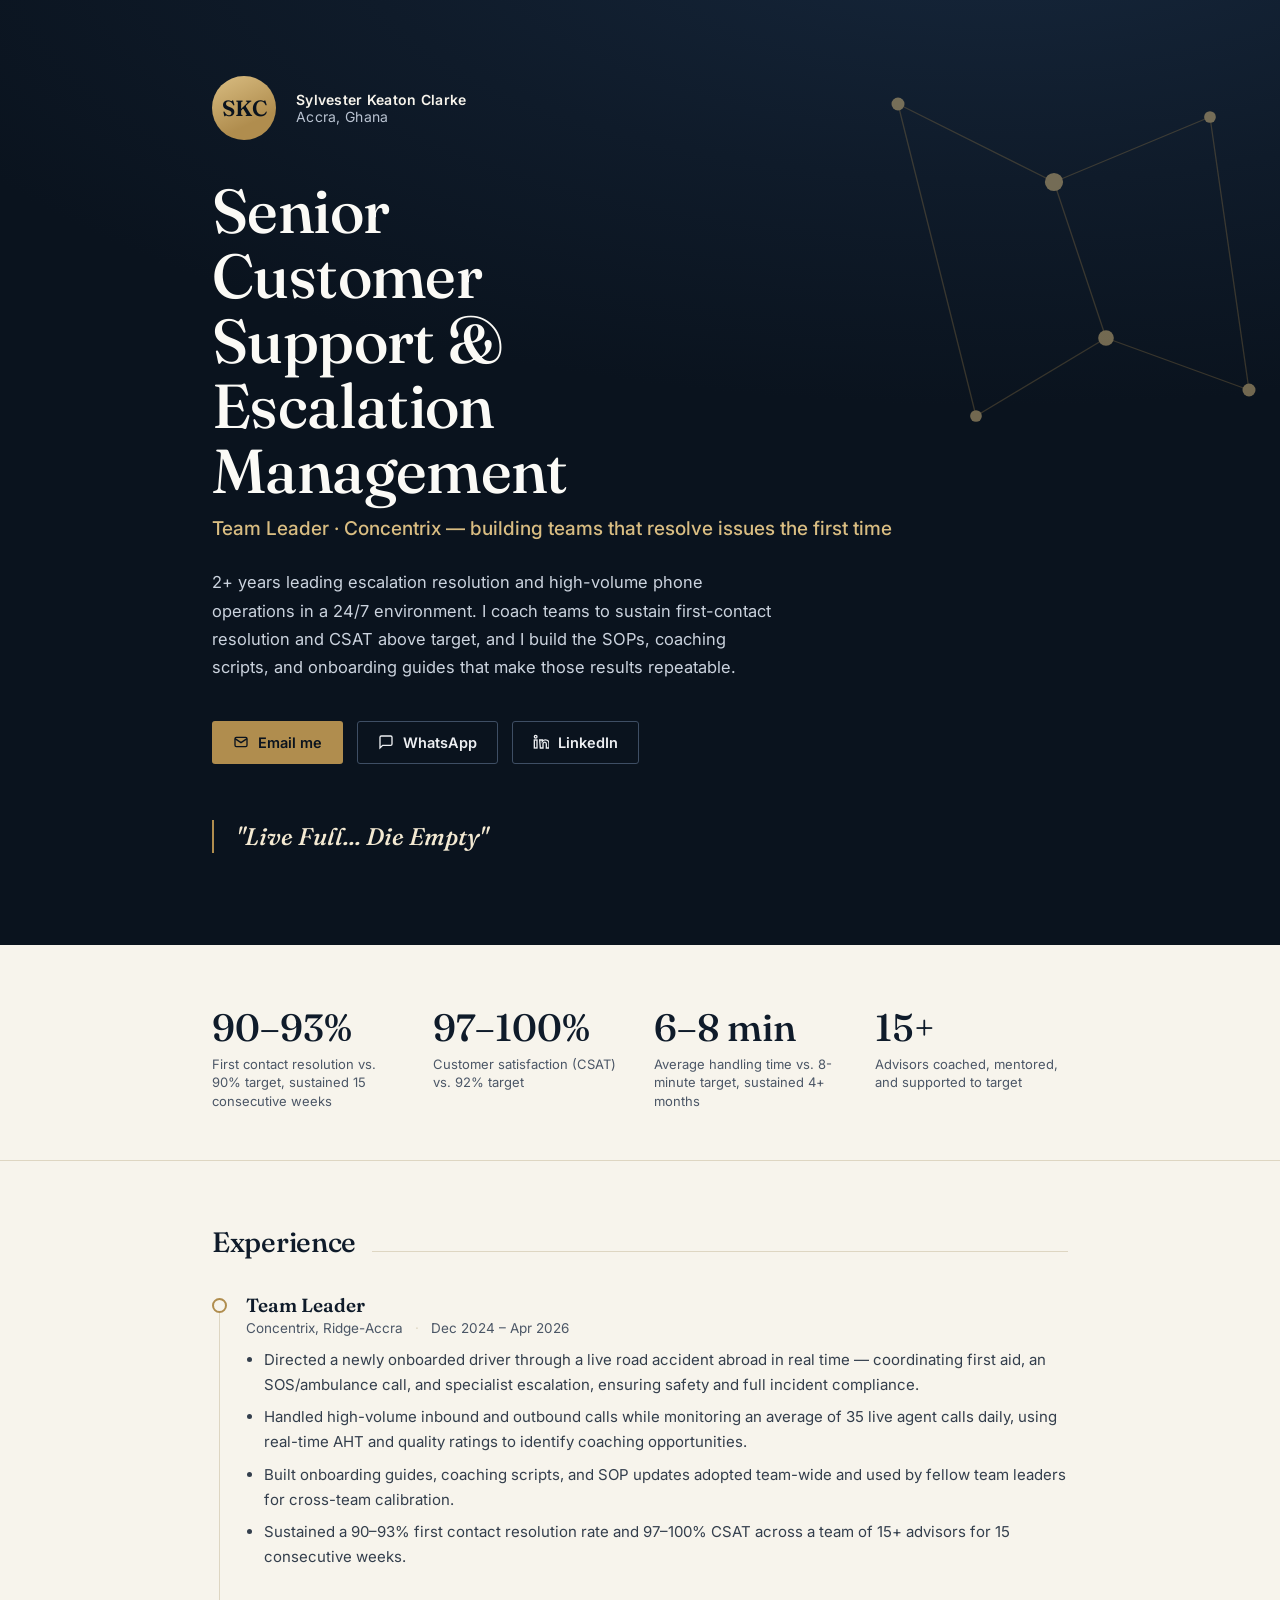
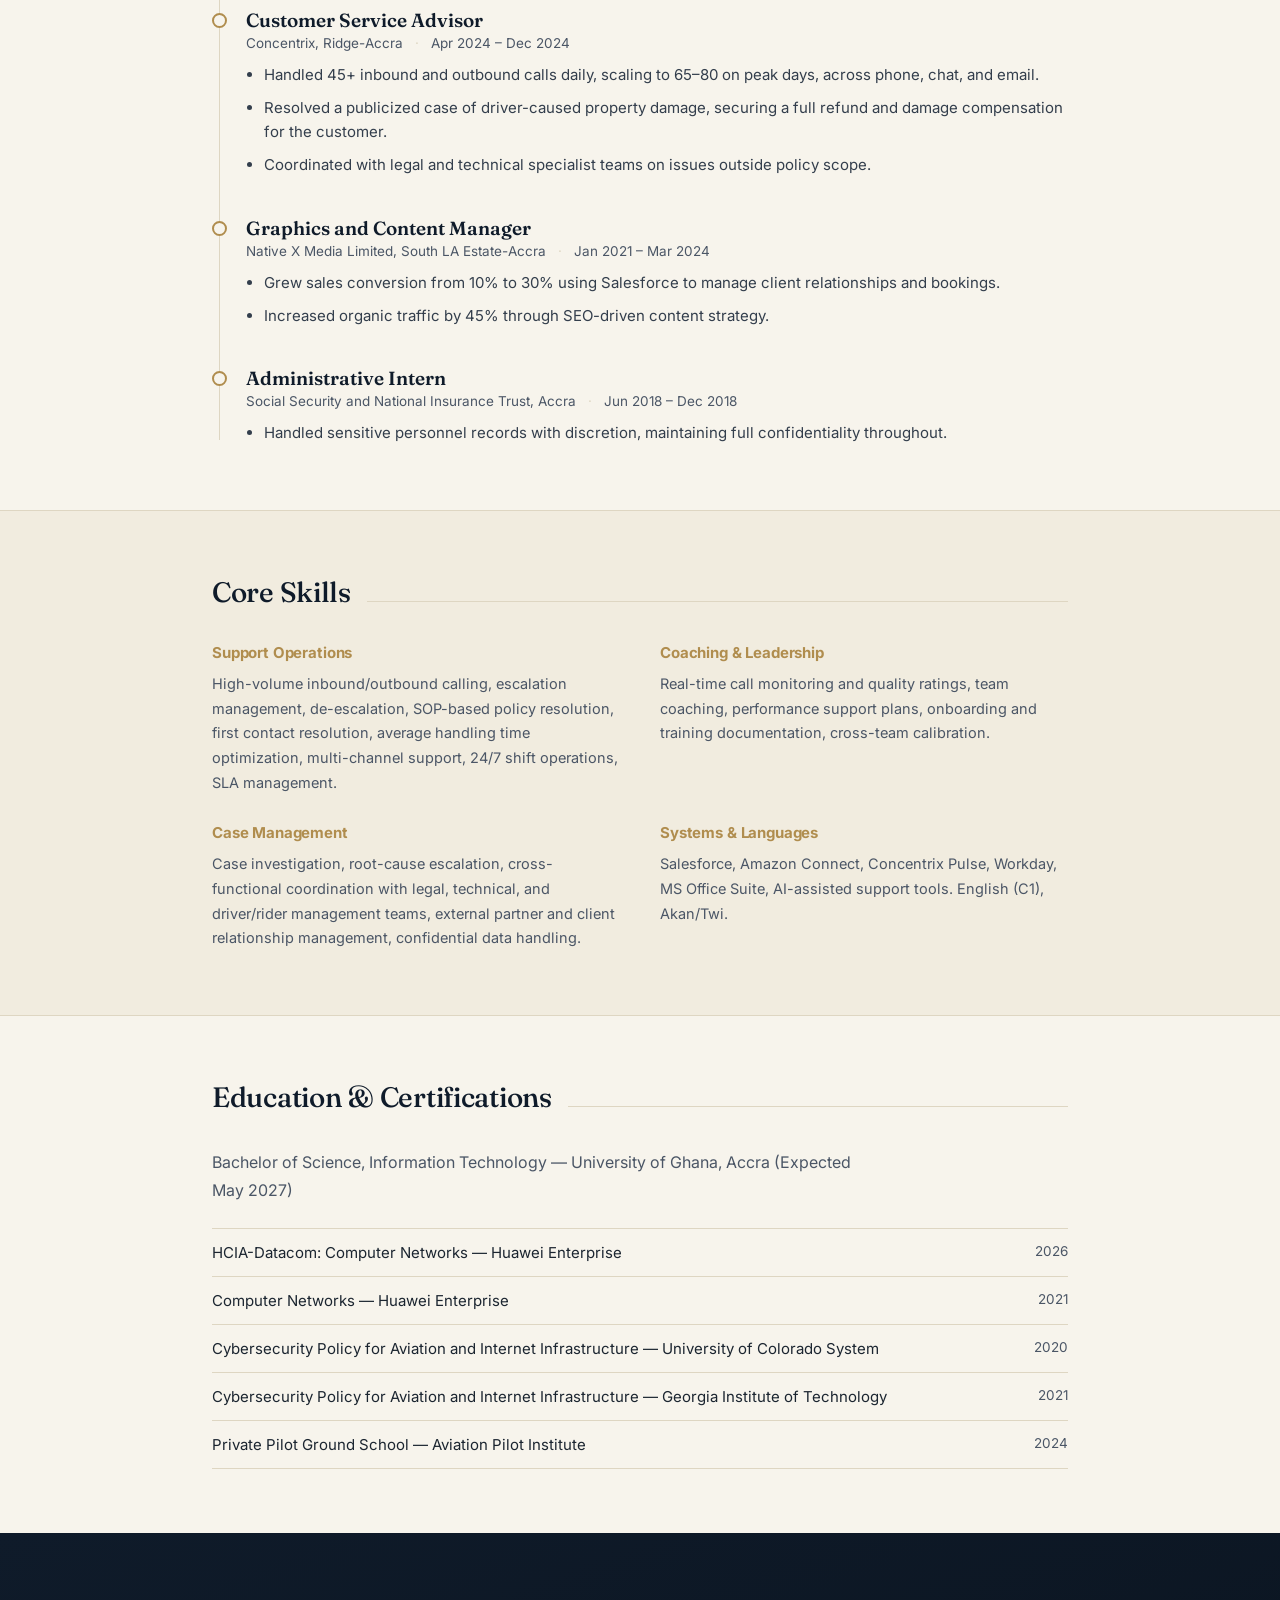
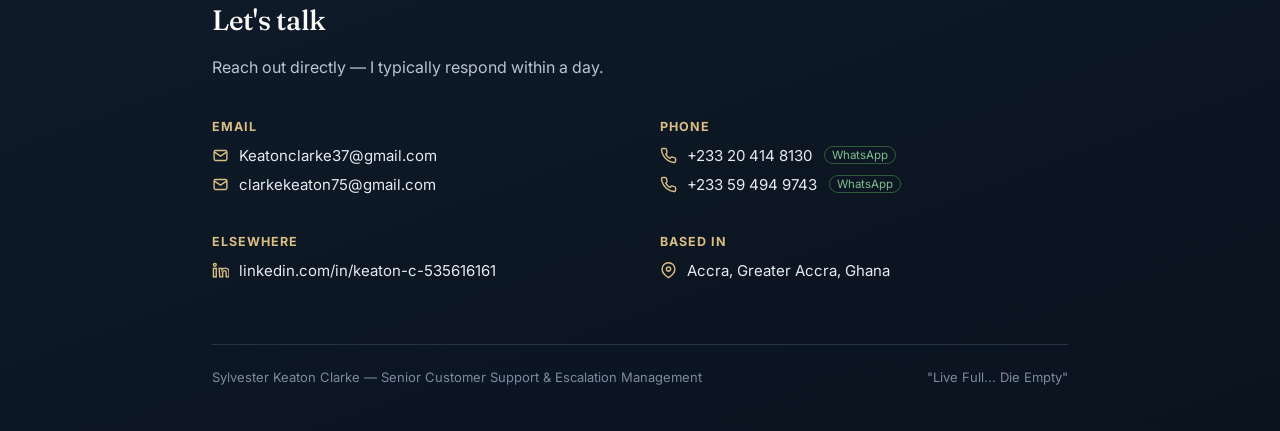
<file: index.keat.html>
<!DOCTYPE html>
<html lang="en">
<head>
<meta charset="UTF-8" />
<meta name="viewport" content="width=device-width, initial-scale=1.0" />
<title>Sylvester Keaton Clarke — Senior Customer Support &amp; Escalation Management</title>
<meta name="description" content="Sylvester Keaton Clarke — Senior Customer Support & Escalation Management professional. Portfolio and contact details." />
<link rel="preconnect" href="https://fonts.googleapis.com">
<link rel="preconnect" href="https://fonts.gstatic.com" crossorigin>
<link href="https://fonts.googleapis.com/css2?family=Fraunces:ital,opsz,wght@0,9..144,400;0,9..144,500;0,9..144,600;1,9..144,500&family=Inter:wght@400;500;600;700&display=swap" rel="stylesheet">
<style>
  :root{
    --navy:#0F1B2A;
    --navy-deep:#0A131E;
    --parchment:#F7F4EC;
    --parchment-2:#F1ECDF;
    --slate:#22344A;
    --brass:#B08D4E;
    --brass-light:#D9BD82;
    --ink:#1B2530;
    --ink-soft:#4B5666;
    --line:#DED6C2;
  }
  *{box-sizing:border-box;}
  html{scroll-behavior:smooth;}
  body{
    margin:0;
    background:var(--parchment);
    color:var(--ink);
    font-family:'Inter',sans-serif;
    -webkit-font-smoothing:antialiased;
  }
  h1,h2,h3,.serif{
    font-family:'Fraunces',serif;
    font-weight:500;
    letter-spacing:-0.01em;
  }
  a{color:inherit;}
  .wrap{
    max-width:920px;
    margin:0 auto;
    padding:0 32px;
  }
  @media (max-width:640px){ .wrap{padding:0 22px;} }

  /* ---------- HERO ---------- */
  .hero{
    background:radial-gradient(1200px 500px at 78% -10%, #16273C 0%, var(--navy) 55%, var(--navy-deep) 100%);
    color:var(--parchment);
    position:relative;
    overflow:hidden;
    padding:76px 0 92px;
  }
  .hero-network{
    position:absolute;
    top:0; right:-60px;
    width:520px; height:520px;
    opacity:0.5;
    pointer-events:none;
  }
  @media (max-width:640px){ .hero-network{ width:340px; height:340px; right:-90px; opacity:0.35;} }
  .hero-inner{ position:relative; z-index:2; }
  .badge-row{
    display:flex; align-items:center; gap:20px;
    margin-bottom:38px;
  }
  .monogram{
    width:64px;height:64px;border-radius:50%;
    background:linear-gradient(155deg, var(--brass-light), var(--brass) 70%);
    display:flex;align-items:center;justify-content:center;
    font-family:'Fraunces',serif; font-weight:600; font-size:22px; color:var(--navy-deep);
    flex:none;
  }
  .badge-text{ font-size:14px; color:#B9C3D1; letter-spacing:0.02em; }
  .badge-text strong{ color:var(--parchment); font-weight:600; }

  .hero h1{
    font-size:clamp(40px, 6vw, 62px);
    line-height:1.05;
    margin:0 0 14px;
    color:#FBFAF6;
    max-width:11ch;
  }
  .hero .role{
    font-size:19px;
    color:var(--brass-light);
    font-weight:500;
    margin:0 0 28px;
  }
  .hero .summary{
    max-width:56ch;
    font-size:16.5px;
    line-height:1.7;
    color:#CBD3DE;
    margin:0 0 40px;
  }
  .cta-row{ display:flex; flex-wrap:wrap; gap:14px; margin-bottom:56px; }
  .btn{
    display:inline-flex; align-items:center; gap:9px;
    padding:12px 20px;
    border-radius:3px;
    font-size:14.5px; font-weight:600;
    text-decoration:none;
    transition:transform .15s ease, background .15s ease;
    border:1px solid transparent;
  }
  .btn:hover{ transform:translateY(-1px); }
  .btn-primary{ background:var(--brass); color:var(--navy-deep); }
  .btn-primary:hover{ background:var(--brass-light); }
  .btn-ghost{ border-color:#3E4E64; color:#EDEFF2; }
  .btn-ghost:hover{ border-color:var(--brass-light); color:var(--brass-light); }
  .btn svg{ width:16px; height:16px; }

  .quote-block{
    border-left:2px solid var(--brass);
    padding-left:22px;
    max-width:44ch;
  }
  .quote-block p{
    font-family:'Fraunces',serif;
    font-style:italic;
    font-weight:500;
    font-size:24px;
    line-height:1.4;
    color:#F3E9D2;
    margin:0;
  }

  /* ---------- METRICS ---------- */
  .metrics{
    background:var(--parchment);
    padding:64px 0 50px;
    border-bottom:1px solid var(--line);
  }
  .metrics-grid{
    display:grid;
    grid-template-columns:repeat(4,1fr);
    gap:28px;
  }
  @media (max-width:720px){ .metrics-grid{ grid-template-columns:repeat(2,1fr); } }
  .metric .num{
    font-family:'Fraunces',serif;
    font-weight:500;
    font-size:38px;
    color:var(--navy);
    line-height:1;
  }
  .metric .label{
    margin-top:8px;
    font-size:13px;
    color:var(--ink-soft);
    line-height:1.4;
  }

  /* ---------- SECTION GENERIC ---------- */
  section.block{ padding:64px 0; }
  .section-head{
    display:flex; align-items:baseline; gap:16px;
    margin-bottom:34px;
  }
  .section-head h2{
    font-size:28px; margin:0; color:var(--navy);
  }
  .section-head .rule{
    flex:1; height:1px; background:var(--line);
  }
  .lede{
    font-size:16px; line-height:1.75; color:var(--ink-soft);
    max-width:64ch;
  }

  /* ---------- TIMELINE ---------- */
  .timeline{ position:relative; margin-top:10px; }
  .timeline::before{
    content:"";
    position:absolute; left:7px; top:6px; bottom:6px;
    width:1px; background:var(--line);
  }
  .tl-item{ position:relative; padding-left:34px; margin-bottom:38px; }
  .tl-item:last-child{ margin-bottom:0; }
  .tl-dot{
    position:absolute; left:0; top:5px;
    width:15px; height:15px; border-radius:50%;
    background:var(--parchment);
    border:2px solid var(--brass);
  }
  .tl-role{ font-size:19px; font-weight:600; color:var(--navy); font-family:'Fraunces',serif; }
  .tl-meta{
    font-size:13.5px; color:var(--ink-soft); margin:3px 0 12px;
  }
  .tl-meta .sep{ margin:0 8px; color:var(--line); }
  .tl-item ul{ margin:0; padding-left:18px; }
  .tl-item li{
    font-size:15px; line-height:1.65; color:#333E4C; margin-bottom:8px;
  }
  .tl-item li:last-child{ margin-bottom:0; }

  /* ---------- SKILLS ---------- */
  .skills-grid{
    display:grid;
    grid-template-columns:repeat(2,1fr);
    gap:28px 40px;
  }
  @media (max-width:640px){ .skills-grid{ grid-template-columns:1fr; } }
  .skill-cat h3{
    font-size:15px; color:var(--brass);
    margin:0 0 10px;
    font-family:'Inter',sans-serif; font-weight:700;
  }
  .skill-cat p{
    margin:0; font-size:14.5px; line-height:1.7; color:var(--ink-soft);
  }

  /* ---------- CERTS ---------- */
  .cert-list{ list-style:none; margin:0; padding:0; }
  .cert-list li{
    display:flex; justify-content:space-between; gap:20px;
    padding:14px 0;
    border-bottom:1px solid var(--line);
    font-size:15px;
  }
  .cert-list li:first-child{ border-top:1px solid var(--line); }
  .cert-list .cert-year{ color:var(--ink-soft); white-space:nowrap; font-size:13.5px; }

  /* ---------- CONTACT / FOOTER ---------- */
  .contact{
    background:linear-gradient(160deg, var(--navy) 0%, var(--navy-deep) 100%);
    color:var(--parchment);
    padding:70px 0 46px;
  }
  .contact h2{ color:#FBFAF6; font-size:28px; margin:0 0 10px; }
  .contact .lede{ color:#B9C3D1; margin-bottom:38px; }
  .contact-grid{
    display:grid;
    grid-template-columns:1fr 1fr;
    gap:30px 40px;
  }
  @media (max-width:640px){ .contact-grid{ grid-template-columns:1fr; } }
  .contact-card h3{
    font-size:12.5px; text-transform:uppercase; letter-spacing:0.08em;
    color:var(--brass-light); margin:0 0 12px; font-family:'Inter'; font-weight:700;
  }
  .contact-line{
    display:flex; align-items:center; gap:10px;
    font-size:15px; margin-bottom:10px; color:#E7EAEF;
    text-decoration:none;
  }
  .contact-line svg{ width:17px; height:17px; flex:none; color:var(--brass-light); }
  .contact-line span.wa{
    font-size:11.5px; color:#7FBF8E; border:1px solid #2E5C3A; padding:1px 7px; border-radius:20px; margin-left:2px;
  }
  .contact-line:hover{ color:var(--brass-light); }
  .footer-note{
    margin-top:54px; padding-top:24px; border-top:1px solid #24354A;
    font-size:13px; color:#7C8AA0; display:flex; justify-content:space-between; flex-wrap:wrap; gap:10px;
  }
</style>
</head>
<body>

<header class="hero">
  <svg class="hero-network" viewBox="0 0 400 400" xmlns="http://www.w3.org/2000/svg">
    <g stroke="#B08D4E" stroke-width="1" opacity="0.55">
      <line x1="60" y1="80" x2="180" y2="140"/>
      <line x1="180" y1="140" x2="300" y2="90"/>
      <line x1="180" y1="140" x2="220" y2="260"/>
      <line x1="220" y1="260" x2="120" y2="320"/>
      <line x1="220" y1="260" x2="330" y2="300"/>
      <line x1="60" y1="80" x2="120" y2="320"/>
      <line x1="300" y1="90" x2="330" y2="300"/>
    </g>
    <g fill="#D9BD82">
      <circle cx="60" cy="80" r="5"/>
      <circle cx="180" cy="140" r="7"/>
      <circle cx="300" cy="90" r="4.5"/>
      <circle cx="220" cy="260" r="6"/>
      <circle cx="120" cy="320" r="4.5"/>
      <circle cx="330" cy="300" r="5"/>
    </g>
  </svg>

  <div class="wrap hero-inner">
    <div class="badge-row">
      <div class="monogram">SKC</div>
      <div class="badge-text"><strong>Sylvester Keaton Clarke</strong><br>Accra, Ghana</div>
    </div>

    <h1>Senior Customer Support &amp; Escalation Management</h1>
    <p class="role">Team Leader · Concentrix — building teams that resolve issues the first time</p>
    <p class="summary">
      2+ years leading escalation resolution and high-volume phone operations in a 24/7 environment.
      I coach teams to sustain first-contact resolution and CSAT above target, and I build the SOPs,
      coaching scripts, and onboarding guides that make those results repeatable.
    </p>

    <div class="cta-row">
      <a class="btn btn-primary" href="mailto:Keatonclarke37@gmail.com">
        <svg viewBox="0 0 24 24" fill="none" stroke="currentColor" stroke-width="2"><rect x="3" y="5" width="18" height="14" rx="2"/><path d="M3 7l9 6 9-6"/></svg>
        Email me
      </a>
      <a class="btn btn-ghost" href="https://wa.me/233204148130" target="_blank" rel="noopener">
        <svg viewBox="0 0 24 24" fill="none" stroke="currentColor" stroke-width="2"><path d="M21 15a2 2 0 0 1-2 2H7l-4 4V5a2 2 0 0 1 2-2h14a2 2 0 0 1 2 2z"/></svg>
        WhatsApp
      </a>
      <a class="btn btn-ghost" href="https://www.linkedin.com/in/keaton-c-535616161" target="_blank" rel="noopener">
        <svg viewBox="0 0 24 24" fill="none" stroke="currentColor" stroke-width="2"><rect x="2" y="9" width="4" height="12"/><circle cx="4" cy="4" r="2"/><path d="M10 9h4v2c1-1.5 2.5-2.3 4.5-2.3 3.3 0 5.5 2 5.5 5.7V21h-4v-6c0-1.7-.7-2.8-2.3-2.8-1.4 0-2.2 1-2.5 1.9-.1.3-.2.8-.2 1.3V21h-4z"/></svg>
        LinkedIn
      </a>
    </div>

    <div class="quote-block">
      <p>"Live Full... Die Empty"</p>
    </div>
  </div>
</header>

<section class="metrics">
  <div class="wrap">
    <div class="metrics-grid">
      <div class="metric"><div class="num">90–93%</div><div class="label">First contact resolution vs. 90% target, sustained 15 consecutive weeks</div></div>
      <div class="metric"><div class="num">97–100%</div><div class="label">Customer satisfaction (CSAT) vs. 92% target</div></div>
      <div class="metric"><div class="num">6–8 min</div><div class="label">Average handling time vs. 8-minute target, sustained 4+ months</div></div>
      <div class="metric"><div class="num">15+</div><div class="label">Advisors coached, mentored, and supported to target</div></div>
    </div>
  </div>
</section>

<section class="block" id="experience">
  <div class="wrap">
    <div class="section-head"><h2>Experience</h2><div class="rule"></div></div>

    <div class="timeline">
      <div class="tl-item">
        <div class="tl-dot"></div>
        <div class="tl-role">Team Leader</div>
        <div class="tl-meta">Concentrix, Ridge-Accra <span class="sep">·</span> Dec 2024 – Apr 2026</div>
        <ul>
          <li>Directed a newly onboarded driver through a live road accident abroad in real time — coordinating first aid, an SOS/ambulance call, and specialist escalation, ensuring safety and full incident compliance.</li>
          <li>Handled high-volume inbound and outbound calls while monitoring an average of 35 live agent calls daily, using real-time AHT and quality ratings to identify coaching opportunities.</li>
          <li>Built onboarding guides, coaching scripts, and SOP updates adopted team-wide and used by fellow team leaders for cross-team calibration.</li>
          <li>Sustained a 90–93% first contact resolution rate and 97–100% CSAT across a team of 15+ advisors for 15 consecutive weeks.</li>
        </ul>
      </div>

      <div class="tl-item">
        <div class="tl-dot"></div>
        <div class="tl-role">Customer Service Advisor</div>
        <div class="tl-meta">Concentrix, Ridge-Accra <span class="sep">·</span> Apr 2024 – Dec 2024</div>
        <ul>
          <li>Handled 45+ inbound and outbound calls daily, scaling to 65–80 on peak days, across phone, chat, and email.</li>
          <li>Resolved a publicized case of driver-caused property damage, securing a full refund and damage compensation for the customer.</li>
          <li>Coordinated with legal and technical specialist teams on issues outside policy scope.</li>
        </ul>
      </div>

      <div class="tl-item">
        <div class="tl-dot"></div>
        <div class="tl-role">Graphics and Content Manager</div>
        <div class="tl-meta">Native X Media Limited, South LA Estate-Accra <span class="sep">·</span> Jan 2021 – Mar 2024</div>
        <ul>
          <li>Grew sales conversion from 10% to 30% using Salesforce to manage client relationships and bookings.</li>
          <li>Increased organic traffic by 45% through SEO-driven content strategy.</li>
        </ul>
      </div>

      <div class="tl-item">
        <div class="tl-dot"></div>
        <div class="tl-role">Administrative Intern</div>
        <div class="tl-meta">Social Security and National Insurance Trust, Accra <span class="sep">·</span> Jun 2018 – Dec 2018</div>
        <ul>
          <li>Handled sensitive personnel records with discretion, maintaining full confidentiality throughout.</li>
        </ul>
      </div>
    </div>
  </div>
</section>

<section class="block" style="background:var(--parchment-2); border-top:1px solid var(--line); border-bottom:1px solid var(--line);" id="skills">
  <div class="wrap">
    <div class="section-head"><h2>Core Skills</h2><div class="rule"></div></div>
    <div class="skills-grid">
      <div class="skill-cat">
        <h3>Support Operations</h3>
        <p>High-volume inbound/outbound calling, escalation management, de-escalation, SOP-based policy resolution, first contact resolution, average handling time optimization, multi-channel support, 24/7 shift operations, SLA management.</p>
      </div>
      <div class="skill-cat">
        <h3>Coaching &amp; Leadership</h3>
        <p>Real-time call monitoring and quality ratings, team coaching, performance support plans, onboarding and training documentation, cross-team calibration.</p>
      </div>
      <div class="skill-cat">
        <h3>Case Management</h3>
        <p>Case investigation, root-cause escalation, cross-functional coordination with legal, technical, and driver/rider management teams, external partner and client relationship management, confidential data handling.</p>
      </div>
      <div class="skill-cat">
        <h3>Systems &amp; Languages</h3>
        <p>Salesforce, Amazon Connect, Concentrix Pulse, Workday, MS Office Suite, AI-assisted support tools. English (C1), Akan/Twi.</p>
      </div>
    </div>
  </div>
</section>

<section class="block" id="education">
  <div class="wrap">
    <div class="section-head"><h2>Education &amp; Certifications</h2><div class="rule"></div></div>
    <p class="lede" style="margin-bottom:24px;">Bachelor of Science, Information Technology — University of Ghana, Accra (Expected May 2027)</p>
    <ul class="cert-list">
      <li><span>HCIA-Datacom: Computer Networks — Huawei Enterprise</span><span class="cert-year">2026</span></li>
      <li><span>Computer Networks — Huawei Enterprise</span><span class="cert-year">2021</span></li>
      <li><span>Cybersecurity Policy for Aviation and Internet Infrastructure — University of Colorado System</span><span class="cert-year">2020</span></li>
      <li><span>Cybersecurity Policy for Aviation and Internet Infrastructure — Georgia Institute of Technology</span><span class="cert-year">2021</span></li>
      <li><span>Private Pilot Ground School — Aviation Pilot Institute</span><span class="cert-year">2024</span></li>
    </ul>
  </div>
</section>

<footer class="contact" id="contact">
  <div class="wrap">
    <h2>Let's talk</h2>
    <p class="lede">Reach out directly — I typically respond within a day.</p>

    <div class="contact-grid">
      <div class="contact-card">
        <h3>Email</h3>
        <a class="contact-line" href="mailto:Keatonclarke37@gmail.com">
          <svg viewBox="0 0 24 24" fill="none" stroke="currentColor" stroke-width="2"><rect x="3" y="5" width="18" height="14" rx="2"/><path d="M3 7l9 6 9-6"/></svg>
          Keatonclarke37@gmail.com
        </a>
        <a class="contact-line" href="mailto:clarkekeaton75@gmail.com">
          <svg viewBox="0 0 24 24" fill="none" stroke="currentColor" stroke-width="2"><rect x="3" y="5" width="18" height="14" rx="2"/><path d="M3 7l9 6 9-6"/></svg>
          clarkekeaton75@gmail.com
        </a>
      </div>
      <div class="contact-card">
        <h3>Phone</h3>
        <a class="contact-line" href="tel:+233204148130">
          <svg viewBox="0 0 24 24" fill="none" stroke="currentColor" stroke-width="2"><path d="M22 16.9v3a2 2 0 0 1-2.2 2 19.8 19.8 0 0 1-8.6-3.1 19.5 19.5 0 0 1-6-6 19.8 19.8 0 0 1-3.1-8.7A2 2 0 0 1 4.1 2h3a2 2 0 0 1 2 1.7c.1 1 .3 2 .7 3a2 2 0 0 1-.4 2.1L8 10.1a16 16 0 0 0 6 6l1.3-1.4a2 2 0 0 1 2.1-.4c1 .4 2 .6 3 .7a2 2 0 0 1 1.7 2z"/></svg>
          +233 20 414 8130 <span class="wa">WhatsApp</span>
        </a>
        <a class="contact-line" href="tel:+233594949743">
          <svg viewBox="0 0 24 24" fill="none" stroke="currentColor" stroke-width="2"><path d="M22 16.9v3a2 2 0 0 1-2.2 2 19.8 19.8 0 0 1-8.6-3.1 19.5 19.5 0 0 1-6-6 19.8 19.8 0 0 1-3.1-8.7A2 2 0 0 1 4.1 2h3a2 2 0 0 1 2 1.7c.1 1 .3 2 .7 3a2 2 0 0 1-.4 2.1L8 10.1a16 16 0 0 0 6 6l1.3-1.4a2 2 0 0 1 2.1-.4c1 .4 2 .6 3 .7a2 2 0 0 1 1.7 2z"/></svg>
          +233 59 494 9743 <span class="wa">WhatsApp</span>
        </a>
      </div>
      <div class="contact-card">
        <h3>Elsewhere</h3>
        <a class="contact-line" href="https://www.linkedin.com/in/keaton-c-535616161" target="_blank" rel="noopener">
          <svg viewBox="0 0 24 24" fill="none" stroke="currentColor" stroke-width="2"><rect x="2" y="9" width="4" height="12"/><circle cx="4" cy="4" r="2"/><path d="M10 9h4v2c1-1.5 2.5-2.3 4.5-2.3 3.3 0 5.5 2 5.5 5.7V21h-4v-6c0-1.7-.7-2.8-2.3-2.8-1.4 0-2.2 1-2.5 1.9-.1.3-.2.8-.2 1.3V21h-4z"/></svg>
          linkedin.com/in/keaton-c-535616161
        </a>
      </div>
      <div class="contact-card">
        <h3>Based in</h3>
        <div class="contact-line">
          <svg viewBox="0 0 24 24" fill="none" stroke="currentColor" stroke-width="2"><path d="M21 10c0 7-9 12-9 12s-9-5-9-12a9 9 0 0 1 18 0z"/><circle cx="12" cy="10" r="3"/></svg>
          Accra, Greater Accra, Ghana
        </div>
      </div>
    </div>

    <div class="footer-note">
      <span>Sylvester Keaton Clarke — Senior Customer Support &amp; Escalation Management</span>
      <span>"Live Full... Die Empty"</span>
    </div>
  </div>
</footer>

</body>
</html>
</file>
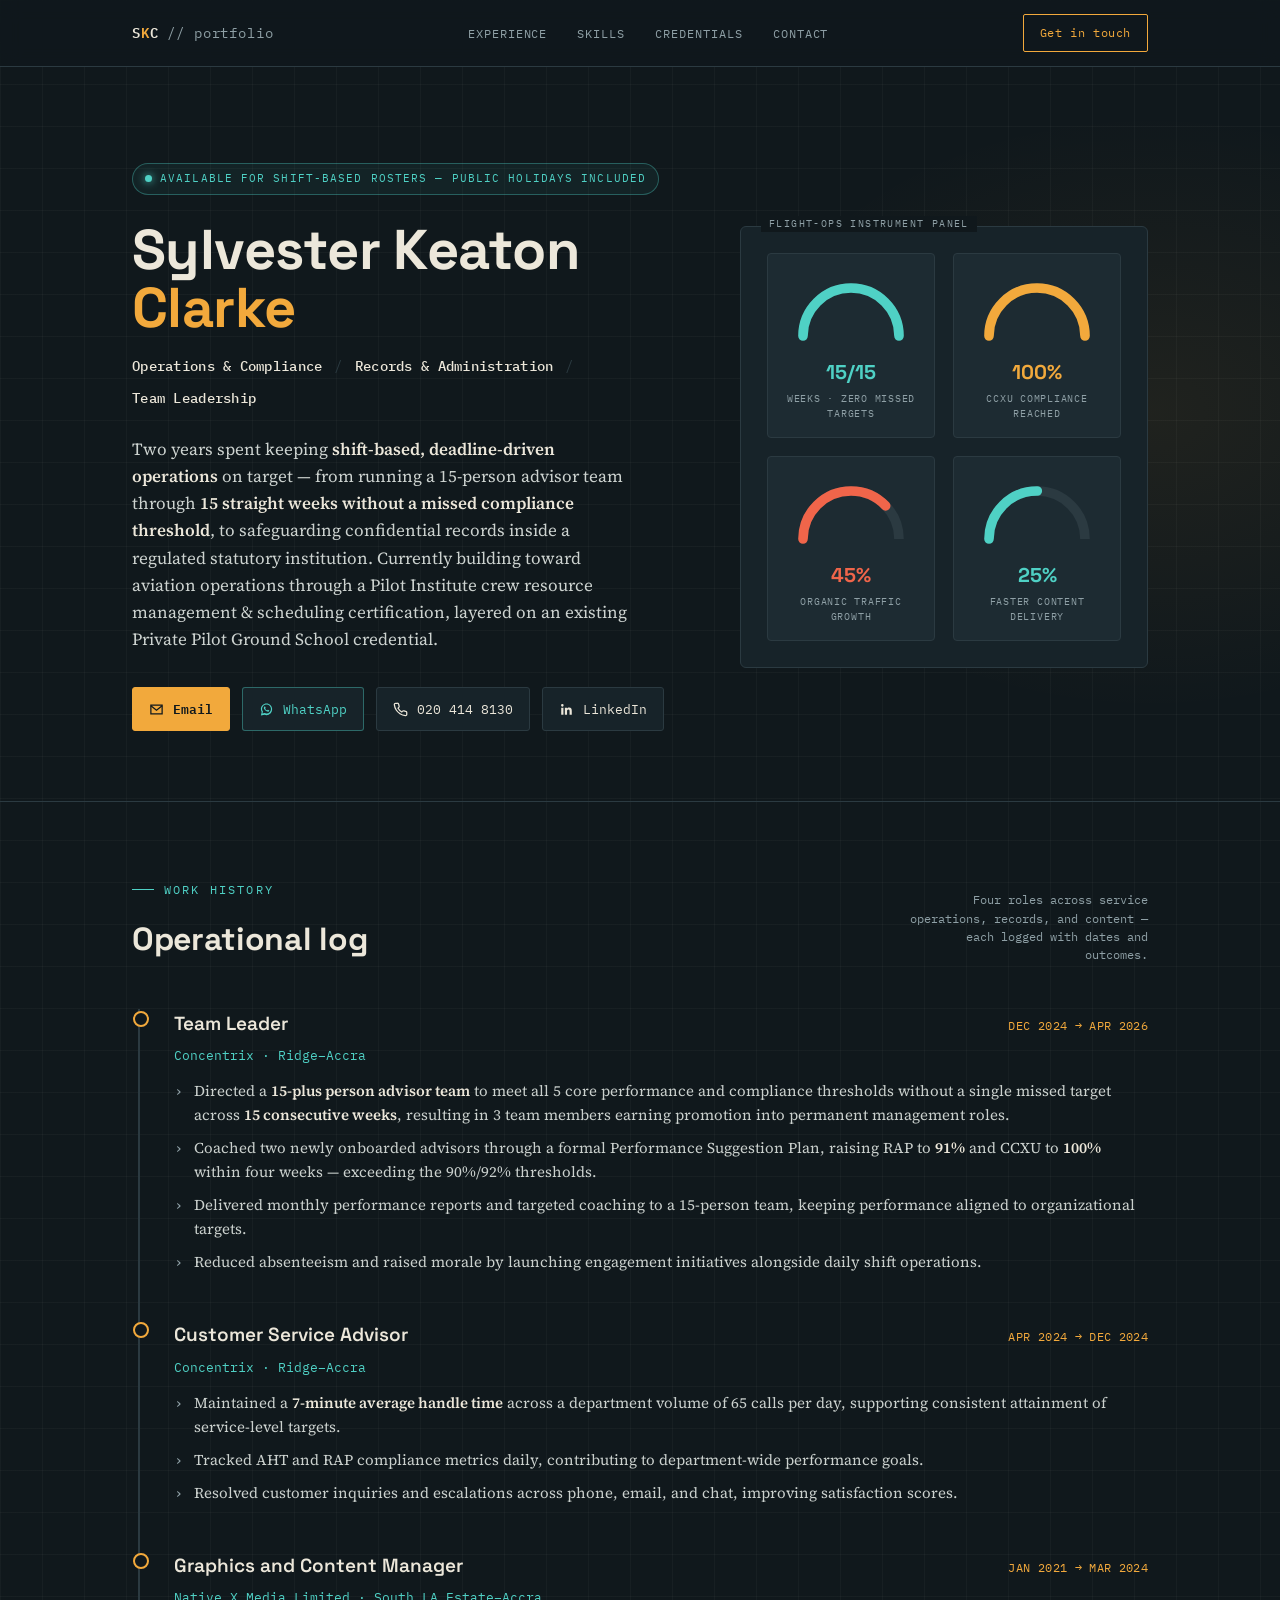
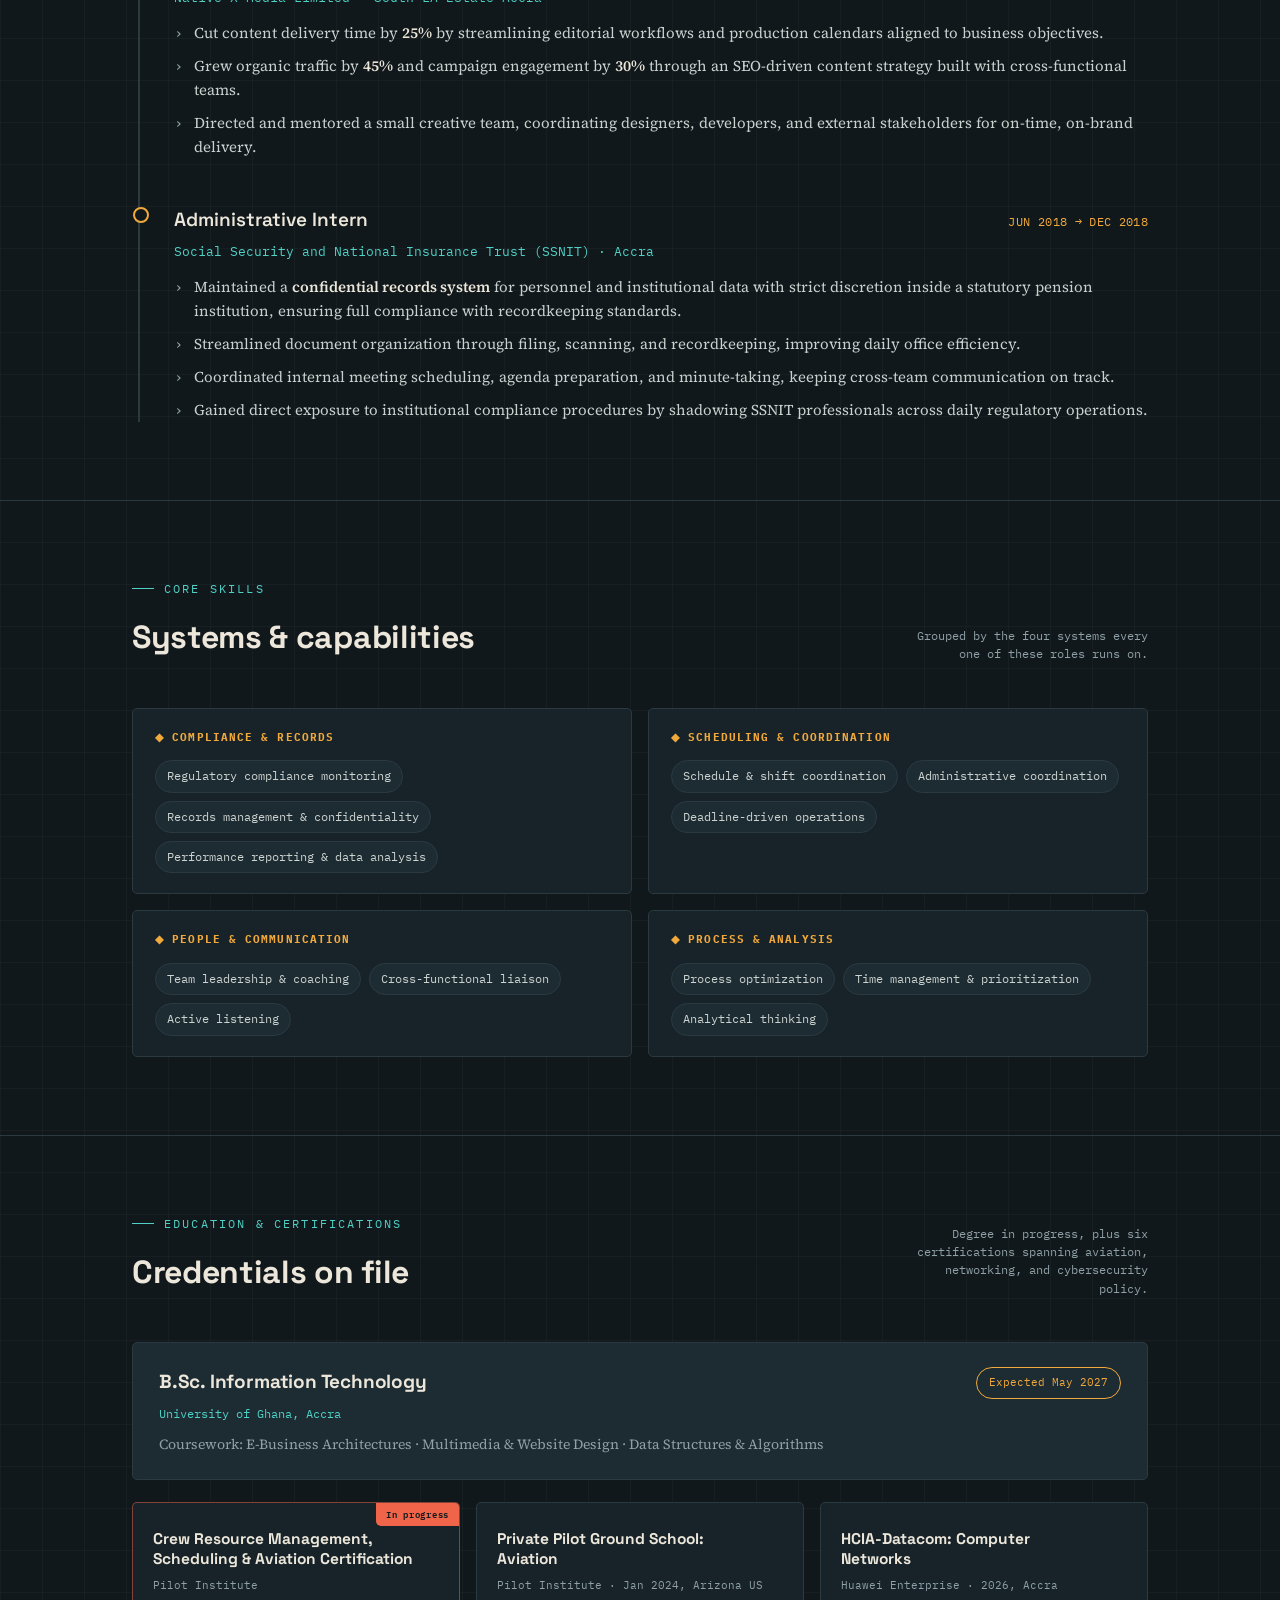
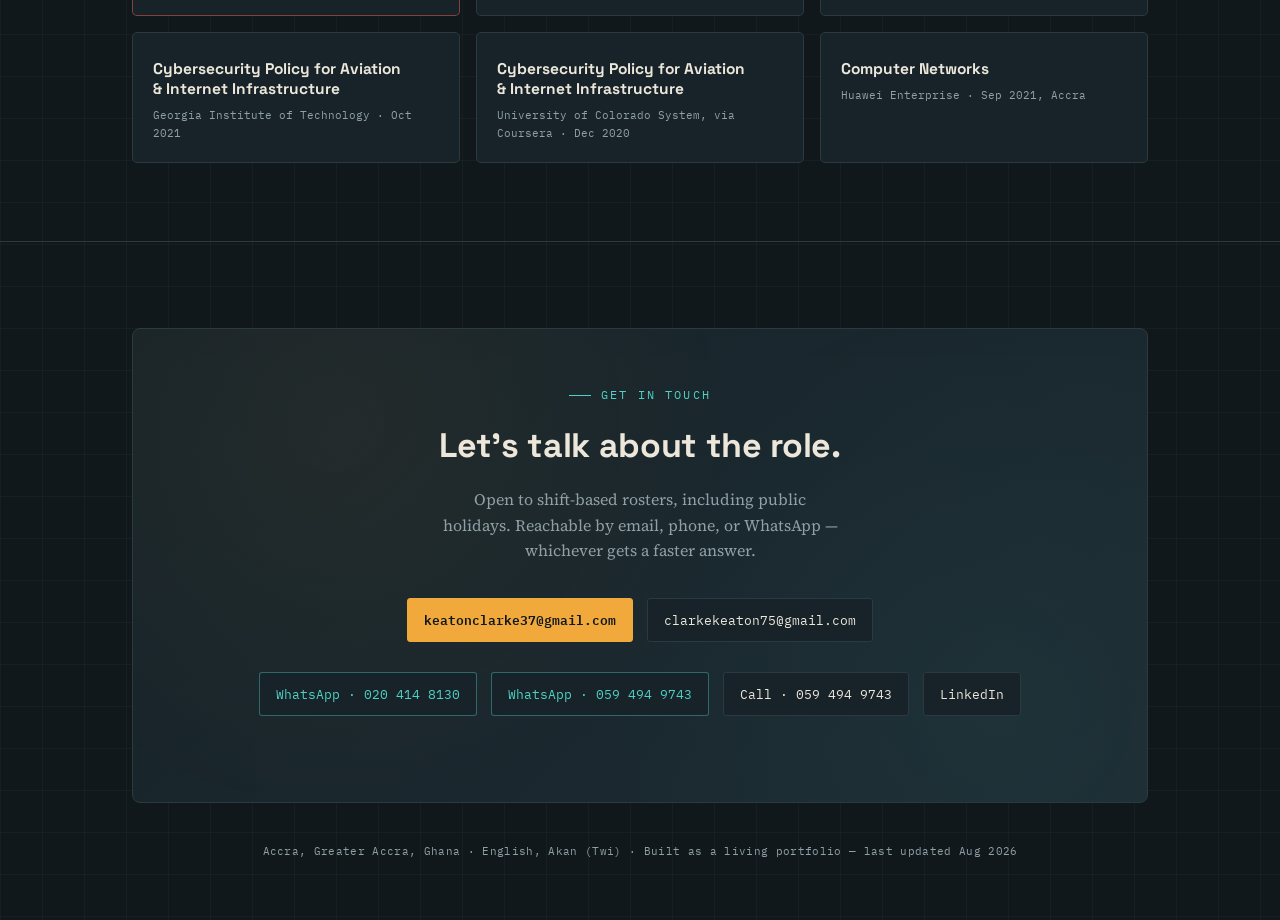
<file: keaton-clarke-portfolio (1).html>
<!DOCTYPE html>
<html lang="en">
<head>
<meta charset="UTF-8">
<meta name="viewport" content="width=device-width, initial-scale=1.0">
<title>Sylvester Keaton Clarke — Operations & Compliance Professional</title>
<link rel="preconnect" href="https://fonts.googleapis.com">
<link rel="preconnect" href="https://fonts.gstatic.com" crossorigin>
<link href="https://fonts.googleapis.com/css2?family=Space+Grotesk:wght@400;500;600;700&family=Source+Serif+4:opsz,wght@8..60,400;8..60,500;8..60,600&family=IBM+Plex+Mono:wght@400;500;600&display=swap" rel="stylesheet">
<style>
  :root{
    --bg: #10181C;
    --panel: #172329;
    --panel-2: #1D2B32;
    --line: #2B3A41;
    --text: #ECE7DA;
    --muted: #8FA0A6;
    --amber: #F2A93C;
    --teal: #4FD1C5;
    --coral: #F0654A;
    --grid: rgba(236,231,218,0.035);
  }
  *{box-sizing:border-box; margin:0; padding:0;}
  html{scroll-behavior:smooth;}
  body{
    background:
      radial-gradient(ellipse 900px 500px at 15% -10%, rgba(79,209,197,0.08), transparent 60%),
      radial-gradient(ellipse 700px 500px at 90% 10%, rgba(242,169,60,0.07), transparent 60%),
      var(--bg);
    color:var(--text);
    font-family:'Source Serif 4', Georgia, serif;
    line-height:1.6;
    -webkit-font-smoothing:antialiased;
    background-image:
      linear-gradient(var(--grid) 1px, transparent 1px),
      linear-gradient(90deg, var(--grid) 1px, transparent 1px),
      radial-gradient(ellipse 900px 500px at 15% -10%, rgba(79,209,197,0.08), transparent 60%),
      radial-gradient(ellipse 700px 500px at 90% 10%, rgba(242,169,60,0.07), transparent 60%);
    background-size: 42px 42px, 42px 42px, auto, auto;
  }
  ::selection{background:var(--amber); color:#10181C;}
  a{color:inherit; text-decoration:none;}
  .wrap{max-width:1080px; margin:0 auto; padding:0 32px;}
  .eyebrow{
    font-family:'IBM Plex Mono', monospace;
    font-size:12px;
    letter-spacing:0.18em;
    text-transform:uppercase;
    color:var(--teal);
    display:flex; align-items:center; gap:10px;
    margin-bottom:14px;
  }
  .eyebrow::before{content:''; width:22px; height:1px; background:var(--teal); display:inline-block;}
  h1,h2,h3{font-family:'Space Grotesk', sans-serif; letter-spacing:-0.01em;}

  /* NAV */
  nav{
    position:sticky; top:0; z-index:50;
    background:rgba(16,24,28,0.86);
    backdrop-filter:blur(10px);
    border-bottom:1px solid var(--line);
  }
  nav .wrap{display:flex; align-items:center; justify-content:space-between; height:66px;}
  .brand{font-family:'IBM Plex Mono', monospace; font-weight:600; font-size:14px; letter-spacing:0.06em;}
  .brand span{color:var(--amber);}
  nav ul{list-style:none; display:flex; gap:30px;}
  nav ul li a{font-family:'IBM Plex Mono', monospace; font-size:12px; letter-spacing:0.08em; text-transform:uppercase; color:var(--muted); transition:color .2s;}
  nav ul li a:hover{color:var(--teal);}
  .nav-cta{
    font-family:'IBM Plex Mono', monospace; font-size:12px; letter-spacing:0.05em;
    border:1px solid var(--amber); color:var(--amber); padding:8px 16px; border-radius:2px;
    transition:all .2s;
  }
  .nav-cta:hover{background:var(--amber); color:#10181C;}
  .navlinks, .nav-cta{display:flex;}
  @media (max-width:760px){ .navlinks{display:none;} }

  /* HERO */
  header.hero{padding:96px 0 70px; border-bottom:1px solid var(--line); position:relative; overflow:hidden;}
  .hero-grid{display:grid; grid-template-columns:1.15fr 0.85fr; gap:56px; align-items:center;}
  @media (max-width:860px){ .hero-grid{grid-template-columns:1fr;} }
  .status-pill{
    display:inline-flex; align-items:center; gap:8px;
    font-family:'IBM Plex Mono', monospace; font-size:11px; letter-spacing:0.1em; text-transform:uppercase;
    color:var(--teal); border:1px solid rgba(79,209,197,0.35); background:rgba(79,209,197,0.06);
    padding:6px 12px; border-radius:20px; margin-bottom:26px;
  }
  .status-pill .dot{width:7px; height:7px; border-radius:50%; background:var(--teal); box-shadow:0 0 8px var(--teal); animation:pulse 2s infinite;}
  @keyframes pulse{0%,100%{opacity:1;} 50%{opacity:.35;}}
  h1.name{font-size:56px; font-weight:700; line-height:1.04; margin-bottom:18px;}
  h1.name .last{color:var(--amber);}
  .role-line{
    font-family:'IBM Plex Mono', monospace; font-size:14px; color:var(--muted); letter-spacing:0.02em;
    margin-bottom:26px; display:flex; flex-wrap:wrap; gap:10px 0;
  }
  .role-line b{color:var(--text); font-weight:500;}
  .role-line .sep{color:var(--line); margin:0 12px;}
  .hero-summary{font-size:17px; color:#CDD3D0; max-width:56ch; margin-bottom:34px;}
  .hero-summary strong{color:var(--text); font-weight:600;}
  .contact-row{display:flex; flex-wrap:wrap; gap:12px;}
  .cbtn{
    display:flex; align-items:center; gap:9px;
    font-family:'IBM Plex Mono', monospace; font-size:12.5px;
    padding:11px 16px; border-radius:3px; border:1px solid var(--line);
    background:var(--panel); color:var(--text); transition:all .2s;
  }
  .cbtn:hover{border-color:var(--teal); color:var(--teal); transform:translateY(-1px);}
  .cbtn.primary{background:var(--amber); border-color:var(--amber); color:#10181C; font-weight:600;}
  .cbtn.primary:hover{background:#ffbf5c; color:#10181C; transform:translateY(-1px);}
  .cbtn.whatsapp{border-color:rgba(79,209,197,0.4); color:var(--teal);}
  .cbtn svg{width:15px; height:15px; flex-shrink:0;}

  /* GAUGE CLUSTER */
  .cluster{
    background:var(--panel); border:1px solid var(--line); border-radius:6px; padding:26px;
    position:relative;
  }
  .cluster::before{
    content:'FLIGHT-OPS INSTRUMENT PANEL'; position:absolute; top:-11px; left:20px;
    background:var(--bg); padding:0 8px; font-family:'IBM Plex Mono', monospace; font-size:10px;
    letter-spacing:0.14em; color:var(--muted);
  }
  .gauges{display:grid; grid-template-columns:1fr 1fr; gap:18px;}
  .gauge-box{background:var(--panel-2); border:1px solid var(--line); border-radius:4px; padding:16px; text-align:center;}
  .gauge-box svg{width:100%; height:auto; max-width:120px;}
  .gauge-val{font-family:'Space Grotesk', sans-serif; font-weight:700; font-size:20px; margin-top:6px;}
  .gauge-label{font-family:'IBM Plex Mono', monospace; font-size:9.5px; letter-spacing:0.08em; text-transform:uppercase; color:var(--muted); margin-top:3px;}

  /* SECTION generic */
  section{padding:78px 0; border-bottom:1px solid var(--line);}
  .sec-head{display:flex; justify-content:space-between; align-items:flex-end; margin-bottom:44px; flex-wrap:wrap; gap:14px;}
  .sec-head h2{font-size:32px;}
  .sec-note{font-family:'IBM Plex Mono', monospace; font-size:11.5px; color:var(--muted); max-width:34ch; text-align:right;}
  @media (max-width:640px){ .sec-note{text-align:left;} }

  /* LOG / EXPERIENCE */
  .log{border-left:2px solid var(--line); margin-left:6px;}
  .leg{position:relative; padding:0 0 46px 34px;}
  .leg:last-child{padding-bottom:0;}
  .leg::before{
    content:''; position:absolute; left:-7px; top:2px; width:12px; height:12px; border-radius:50%;
    background:var(--bg); border:2px solid var(--amber);
  }
  .leg-top{display:flex; justify-content:space-between; align-items:baseline; gap:16px; flex-wrap:wrap; margin-bottom:6px;}
  .leg-role{font-family:'Space Grotesk', sans-serif; font-weight:600; font-size:19px; color:var(--text);}
  .leg-dates{font-family:'IBM Plex Mono', monospace; font-size:11.5px; color:var(--amber); letter-spacing:0.03em; white-space:nowrap;}
  .leg-org{font-family:'IBM Plex Mono', monospace; font-size:12.5px; color:var(--teal); margin-bottom:14px;}
  .leg ul{list-style:none; display:flex; flex-direction:column; gap:9px;}
  .leg li{position:relative; padding-left:20px; color:#CBD1CE; font-size:15px;}
  .leg li::before{content:'›'; position:absolute; left:0; top:0; color:var(--muted); font-family:'IBM Plex Mono', monospace;}
  .leg li b{color:var(--text); font-weight:600;}

  /* SKILLS */
  .skill-groups{display:grid; grid-template-columns:repeat(2,1fr); gap:16px;}
  @media (max-width:700px){ .skill-groups{grid-template-columns:1fr;} }
  .skill-card{background:var(--panel); border:1px solid var(--line); border-radius:5px; padding:20px 22px;}
  .skill-card h3{font-family:'IBM Plex Mono', monospace; font-size:11px; letter-spacing:0.1em; text-transform:uppercase; color:var(--amber); margin-bottom:14px; display:flex; align-items:center; gap:8px;}
  .chip-row{display:flex; flex-wrap:wrap; gap:8px;}
  .chip{
    font-family:'IBM Plex Mono', monospace; font-size:11.5px; padding:6px 11px; border-radius:20px;
    border:1px solid var(--line); color:#CDD3D0; background:var(--panel-2);
  }

  /* CREDENTIALS */
  .cred-grid{display:grid; grid-template-columns:repeat(3,1fr); gap:16px;}
  @media (max-width:820px){ .cred-grid{grid-template-columns:repeat(2,1fr);} }
  @media (max-width:560px){ .cred-grid{grid-template-columns:1fr;} }
  .cred-card{
    background:var(--panel); border:1px solid var(--line); border-radius:5px; padding:20px;
    position:relative; overflow:hidden;
  }
  .cred-card.inprogress{border-color:rgba(240,101,74,0.5);}
  .cred-tag{
    position:absolute; top:0; right:0; font-family:'IBM Plex Mono', monospace; font-size:9px; letter-spacing:0.08em;
    padding:4px 10px; background:var(--coral); color:#10181C; border-bottom-left-radius:5px; font-weight:600;
  }
  .cred-card h4{font-family:'Space Grotesk', sans-serif; font-size:15.5px; margin:6px 26px 8px 0; line-height:1.3;}
  .cred-meta{font-family:'IBM Plex Mono', monospace; font-size:11px; color:var(--muted);}
  .edu-card{background:var(--panel-2); border:1px solid var(--line); border-radius:5px; padding:24px 26px; margin-bottom:22px; display:flex; justify-content:space-between; gap:20px; flex-wrap:wrap;}
  .edu-card h3{font-family:'Space Grotesk', sans-serif; font-size:19px; margin-bottom:6px;}
  .edu-meta{font-family:'IBM Plex Mono', monospace; font-size:12px; color:var(--teal); margin-bottom:10px;}
  .edu-course{font-size:14px; color:var(--muted);}
  .edu-status{font-family:'IBM Plex Mono', monospace; font-size:11px; color:var(--amber); border:1px solid var(--amber); padding:6px 12px; border-radius:20px; height:fit-content; white-space:nowrap;}

  /* CONTACT FOOTER */
  footer{padding:86px 0 60px;}
  .contact-panel{
    background:linear-gradient(135deg, var(--panel), var(--panel-2));
    border:1px solid var(--line); border-radius:8px; padding:56px 48px; text-align:center; position:relative; overflow:hidden;
  }
  .contact-panel::before{
    content:''; position:absolute; inset:0; opacity:0.5;
    background: radial-gradient(circle at 20% 20%, rgba(242,169,60,0.10), transparent 45%), radial-gradient(circle at 85% 80%, rgba(79,209,197,0.10), transparent 45%);
  }
  .contact-panel > *{position:relative;}
  .contact-panel h2{font-size:34px; margin-bottom:14px;}
  .contact-panel p{color:var(--muted); max-width:50ch; margin:0 auto 34px; font-size:16px;}
  .contact-grid{display:flex; flex-wrap:wrap; justify-content:center; gap:14px; margin-bottom:30px;}
  .footer-meta{font-family:'IBM Plex Mono', monospace; font-size:11px; color:var(--muted); text-align:center; margin-top:40px; letter-spacing:0.03em;}
  .footer-meta a{color:var(--teal);}

  .reveal{opacity:0; transform:translateY(16px); transition:opacity .6s ease, transform .6s ease;}
  .reveal.in{opacity:1; transform:translateY(0);}

  @media (prefers-reduced-motion: reduce){
    *{animation:none !important; transition:none !important;}
  }
  @media (max-width:600px){
    h1.name{font-size:38px;}
    .sec-head h2{font-size:26px;}
    section{padding:56px 0;}
    header.hero{padding:64px 0 48px;}
    .contact-panel{padding:40px 22px;}
  }
  a:focus-visible, button:focus-visible{outline:2px solid var(--teal); outline-offset:3px;}
</style>
</head>
<body>

<nav>
  <div class="wrap">
    <div class="brand">S<span>K</span>C <span style="color:var(--muted); font-weight:400;">// portfolio</span></div>
    <ul class="navlinks">
      <li><a href="#experience">Experience</a></li>
      <li><a href="#skills">Skills</a></li>
      <li><a href="#credentials">Credentials</a></li>
      <li><a href="#contact">Contact</a></li>
    </ul>
    <a class="nav-cta" href="#contact">Get in touch</a>
  </div>
</nav>

<header class="hero">
  <div class="wrap hero-grid">
    <div>
      <div class="status-pill"><span class="dot"></span> Available for shift-based rosters — public holidays included</div>
      <h1 class="name">Sylvester Keaton<br><span class="last">Clarke</span></h1>
      <div class="role-line">
        <b>Operations &amp; Compliance</b><span class="sep">/</span><b>Records &amp; Administration</b><span class="sep">/</span><b>Team Leadership</b>
      </div>
      <p class="hero-summary">
        Two years spent keeping <strong>shift-based, deadline-driven operations</strong> on target — from running a 15-person advisor team through <strong>15 straight weeks without a missed compliance threshold</strong>, to safeguarding confidential records inside a regulated statutory institution. Currently building toward aviation operations through a Pilot Institute crew resource management &amp; scheduling certification, layered on an existing Private Pilot Ground School credential.
      </p>
      <div class="contact-row">
        <a class="cbtn primary" href="mailto:keatonclarke37@gmail.com">
          <svg viewBox="0 0 24 24" fill="none" stroke="currentColor" stroke-width="2"><path d="M4 4h16v16H4z" opacity="0"/><path d="M3 5h18v14H3z"/><path d="M3 6l9 7 9-7"/></svg>
          Email
        </a>
        <a class="cbtn whatsapp" href="https://wa.me/233204148130" target="_blank" rel="noopener">
          <svg viewBox="0 0 32 32" fill="currentColor"><path d="M16.02 3C9.4 3 4 8.4 4 15.02c0 2.36.65 4.56 1.79 6.45L4 29l7.71-1.75a11.9 11.9 0 0 0 4.31.8C22.63 28.05 28 22.65 28 15.02 28 8.4 22.63 3 16.02 3zm0 21.6c-1.36 0-2.68-.35-3.83-1l-.27-.16-4.57 1.04 1.06-4.44-.18-.29A9.55 9.55 0 0 1 6.5 15.02c0-5.26 4.28-9.55 9.53-9.55 5.24 0 9.5 4.29 9.5 9.55 0 5.27-4.26 9.58-9.51 9.58zm5.24-7.15c-.28-.14-1.67-.82-1.93-.92-.26-.1-.45-.14-.64.14-.19.28-.74.92-.9 1.11-.17.19-.33.21-.62.07-.28-.14-1.2-.44-2.28-1.4-.84-.75-1.41-1.68-1.57-1.96-.17-.28-.02-.43.12-.57.13-.13.28-.33.42-.5.14-.17.19-.28.28-.47.1-.19.05-.35-.02-.5-.07-.14-.64-1.55-.88-2.12-.23-.56-.47-.48-.64-.49h-.55c-.19 0-.5.07-.76.35-.26.28-1 .98-1 2.4s1.02 2.78 1.17 2.97c.14.19 2 3.06 4.86 4.29.68.29 1.21.47 1.62.6.68.22 1.3.19 1.79.11.55-.08 1.67-.68 1.9-1.34.24-.66.24-1.22.17-1.34-.07-.12-.26-.19-.54-.33z"/></svg>
          WhatsApp
        </a>
        <a class="cbtn" href="tel:+233204148130">
          <svg viewBox="0 0 24 24" fill="none" stroke="currentColor" stroke-width="2"><path d="M22 16.92v3a2 2 0 0 1-2.18 2 19.79 19.79 0 0 1-8.63-3.07 19.5 19.5 0 0 1-6-6 19.79 19.79 0 0 1-3.07-8.67A2 2 0 0 1 4.11 2h3a2 2 0 0 1 2 1.72c.13.96.36 1.9.68 2.81a2 2 0 0 1-.45 2.11L8.09 9.91a16 16 0 0 0 6 6l1.27-1.27a2 2 0 0 1 2.11-.45c.91.32 1.85.55 2.81.68A2 2 0 0 1 22 16.92z"/></svg>
          020 414 8130
        </a>
        <a class="cbtn" href="https://linkedin.com/in/keaton-clarke-535616161" target="_blank" rel="noopener">
          <svg viewBox="0 0 24 24" fill="currentColor"><path d="M20.45 20.45h-3.55v-5.57c0-1.33-.02-3.04-1.85-3.04-1.86 0-2.15 1.45-2.15 2.94v5.67H9.35V9h3.41v1.56h.05c.47-.9 1.63-1.85 3.36-1.85 3.6 0 4.27 2.37 4.27 5.45v6.29zM5.34 7.43a2.06 2.06 0 1 1 0-4.12 2.06 2.06 0 0 1 0 4.12zM7.12 20.45H3.56V9h3.56v11.45z"/></svg>
          LinkedIn
        </a>
      </div>
    </div>

    <div class="cluster reveal">
      <div class="gauges">
        <div class="gauge-box">
          <svg viewBox="0 0 100 60"><path d="M10 55 A40 40 0 0 1 90 55" fill="none" stroke="#2B3A41" stroke-width="8"/><path d="M10 55 A40 40 0 0 1 90 55" fill="none" stroke="#4FD1C5" stroke-width="8" stroke-dasharray="126 126" stroke-dashoffset="0" stroke-linecap="round"/></svg>
          <div class="gauge-val" style="color:var(--teal)">15/15</div>
          <div class="gauge-label">Weeks · zero missed targets</div>
        </div>
        <div class="gauge-box">
          <svg viewBox="0 0 100 60"><path d="M10 55 A40 40 0 0 1 90 55" fill="none" stroke="#2B3A41" stroke-width="8"/><path d="M10 55 A40 40 0 0 1 90 55" fill="none" stroke="#F2A93C" stroke-width="8" stroke-dasharray="126 126" stroke-dashoffset="0" stroke-linecap="round"/></svg>
          <div class="gauge-val" style="color:var(--amber)">100%</div>
          <div class="gauge-label">CCXU compliance reached</div>
        </div>
        <div class="gauge-box">
          <svg viewBox="0 0 100 60"><path d="M10 55 A40 40 0 0 1 90 55" fill="none" stroke="#2B3A41" stroke-width="8"/><path d="M10 55 A40 40 0 0 1 90 55" fill="none" stroke="#F0654A" stroke-width="8" stroke-dasharray="126 126" stroke-dashoffset="31" stroke-linecap="round"/></svg>
          <div class="gauge-val" style="color:var(--coral)">45%</div>
          <div class="gauge-label">Organic traffic growth</div>
        </div>
        <div class="gauge-box">
          <svg viewBox="0 0 100 60"><path d="M10 55 A40 40 0 0 1 90 55" fill="none" stroke="#2B3A41" stroke-width="8"/><path d="M10 55 A40 40 0 0 1 90 55" fill="none" stroke="#4FD1C5" stroke-width="8" stroke-dasharray="126 126" stroke-dashoffset="63" stroke-linecap="round"/></svg>
          <div class="gauge-val" style="color:var(--teal)">25%</div>
          <div class="gauge-label">Faster content delivery</div>
        </div>
      </div>
    </div>
  </div>
</header>

<section id="experience">
  <div class="wrap">
    <div class="sec-head">
      <div>
        <div class="eyebrow">Work history</div>
        <h2>Operational log</h2>
      </div>
      <div class="sec-note">Four roles across service operations, records, and content — each logged with dates and outcomes.</div>
    </div>

    <div class="log">
      <div class="leg reveal">
        <div class="leg-top">
          <div class="leg-role">Team Leader</div>
          <div class="leg-dates">DEC 2024 → APR 2026</div>
        </div>
        <div class="leg-org">Concentrix · Ridge–Accra</div>
        <ul>
          <li>Directed a <b>15-plus person advisor team</b> to meet all 5 core performance and compliance thresholds without a single missed target across <b>15 consecutive weeks</b>, resulting in 3 team members earning promotion into permanent management roles.</li>
          <li>Coached two newly onboarded advisors through a formal Performance Suggestion Plan, raising RAP to <b>91%</b> and CCXU to <b>100%</b> within four weeks — exceeding the 90%/92% thresholds.</li>
          <li>Delivered monthly performance reports and targeted coaching to a 15-person team, keeping performance aligned to organizational targets.</li>
          <li>Reduced absenteeism and raised morale by launching engagement initiatives alongside daily shift operations.</li>
        </ul>
      </div>

      <div class="leg reveal">
        <div class="leg-top">
          <div class="leg-role">Customer Service Advisor</div>
          <div class="leg-dates">APR 2024 → DEC 2024</div>
        </div>
        <div class="leg-org">Concentrix · Ridge–Accra</div>
        <ul>
          <li>Maintained a <b>7-minute average handle time</b> across a department volume of 65 calls per day, supporting consistent attainment of service-level targets.</li>
          <li>Tracked AHT and RAP compliance metrics daily, contributing to department-wide performance goals.</li>
          <li>Resolved customer inquiries and escalations across phone, email, and chat, improving satisfaction scores.</li>
        </ul>
      </div>

      <div class="leg reveal">
        <div class="leg-top">
          <div class="leg-role">Graphics and Content Manager</div>
          <div class="leg-dates">JAN 2021 → MAR 2024</div>
        </div>
        <div class="leg-org">Native X Media Limited · South LA Estate–Accra</div>
        <ul>
          <li>Cut content delivery time by <b>25%</b> by streamlining editorial workflows and production calendars aligned to business objectives.</li>
          <li>Grew organic traffic by <b>45%</b> and campaign engagement by <b>30%</b> through an SEO-driven content strategy built with cross-functional teams.</li>
          <li>Directed and mentored a small creative team, coordinating designers, developers, and external stakeholders for on-time, on-brand delivery.</li>
        </ul>
      </div>

      <div class="leg reveal">
        <div class="leg-top">
          <div class="leg-role">Administrative Intern</div>
          <div class="leg-dates">JUN 2018 → DEC 2018</div>
        </div>
        <div class="leg-org">Social Security and National Insurance Trust (SSNIT) · Accra</div>
        <ul>
          <li>Maintained a <b>confidential records system</b> for personnel and institutional data with strict discretion inside a statutory pension institution, ensuring full compliance with recordkeeping standards.</li>
          <li>Streamlined document organization through filing, scanning, and recordkeeping, improving daily office efficiency.</li>
          <li>Coordinated internal meeting scheduling, agenda preparation, and minute-taking, keeping cross-team communication on track.</li>
          <li>Gained direct exposure to institutional compliance procedures by shadowing SSNIT professionals across daily regulatory operations.</li>
        </ul>
      </div>
    </div>
  </div>
</section>

<section id="skills">
  <div class="wrap">
    <div class="sec-head">
      <div>
        <div class="eyebrow">Core skills</div>
        <h2>Systems &amp; capabilities</h2>
      </div>
      <div class="sec-note">Grouped by the four systems every one of these roles runs on.</div>
    </div>

    <div class="skill-groups">
      <div class="skill-card">
        <h3>◆ Compliance &amp; records</h3>
        <div class="chip-row">
          <span class="chip">Regulatory compliance monitoring</span>
          <span class="chip">Records management &amp; confidentiality</span>
          <span class="chip">Performance reporting &amp; data analysis</span>
        </div>
      </div>
      <div class="skill-card">
        <h3>◆ Scheduling &amp; coordination</h3>
        <div class="chip-row">
          <span class="chip">Schedule &amp; shift coordination</span>
          <span class="chip">Administrative coordination</span>
          <span class="chip">Deadline-driven operations</span>
        </div>
      </div>
      <div class="skill-card">
        <h3>◆ People &amp; communication</h3>
        <div class="chip-row">
          <span class="chip">Team leadership &amp; coaching</span>
          <span class="chip">Cross-functional liaison</span>
          <span class="chip">Active listening</span>
        </div>
      </div>
      <div class="skill-card">
        <h3>◆ Process &amp; analysis</h3>
        <div class="chip-row">
          <span class="chip">Process optimization</span>
          <span class="chip">Time management &amp; prioritization</span>
          <span class="chip">Analytical thinking</span>
        </div>
      </div>
    </div>
  </div>
</section>

<section id="credentials">
  <div class="wrap">
    <div class="sec-head">
      <div>
        <div class="eyebrow">Education &amp; certifications</div>
        <h2>Credentials on file</h2>
      </div>
      <div class="sec-note">Degree in progress, plus six certifications spanning aviation, networking, and cybersecurity policy.</div>
    </div>

    <div class="edu-card">
      <div>
        <h3>B.Sc. Information Technology</h3>
        <div class="edu-meta">University of Ghana, Accra</div>
        <div class="edu-course">Coursework: E-Business Architectures · Multimedia &amp; Website Design · Data Structures &amp; Algorithms</div>
      </div>
      <div class="edu-status">Expected May 2027</div>
    </div>

    <div class="cred-grid">
      <div class="cred-card inprogress">
        <span class="cred-tag">In progress</span>
        <h4>Crew Resource Management, Scheduling &amp; Aviation Certification</h4>
        <div class="cred-meta">Pilot Institute</div>
      </div>
      <div class="cred-card">
        <h4>Private Pilot Ground School: Aviation</h4>
        <div class="cred-meta">Pilot Institute · Jan 2024, Arizona US</div>
      </div>
      <div class="cred-card">
        <h4>HCIA-Datacom: Computer Networks</h4>
        <div class="cred-meta">Huawei Enterprise · 2026, Accra</div>
      </div>
      <div class="cred-card">
        <h4>Cybersecurity Policy for Aviation &amp; Internet Infrastructure</h4>
        <div class="cred-meta">Georgia Institute of Technology · Oct 2021</div>
      </div>
      <div class="cred-card">
        <h4>Cybersecurity Policy for Aviation &amp; Internet Infrastructure</h4>
        <div class="cred-meta">University of Colorado System, via Coursera · Dec 2020</div>
      </div>
      <div class="cred-card">
        <h4>Computer Networks</h4>
        <div class="cred-meta">Huawei Enterprise · Sep 2021, Accra</div>
      </div>
    </div>
  </div>
</section>

<footer id="contact">
  <div class="wrap">
    <div class="contact-panel reveal">
      <div class="eyebrow" style="justify-content:center;">Get in touch</div>
      <h2>Let's talk about the role.</h2>
      <p>Open to shift-based rosters, including public holidays. Reachable by email, phone, or WhatsApp — whichever gets a faster answer.</p>
      <div class="contact-grid">
        <a class="cbtn primary" href="mailto:keatonclarke37@gmail.com">keatonclarke37@gmail.com</a>
        <a class="cbtn" href="mailto:clarkekeaton75@gmail.com">clarkekeaton75@gmail.com</a>
      </div>
      <div class="contact-grid">
        <a class="cbtn whatsapp" href="https://wa.me/233204148130" target="_blank" rel="noopener">WhatsApp · 020 414 8130</a>
        <a class="cbtn whatsapp" href="https://wa.me/233594949743" target="_blank" rel="noopener">WhatsApp · 059 494 9743</a>
        <a class="cbtn" href="tel:+233594949743">Call · 059 494 9743</a>
        <a class="cbtn" href="https://linkedin.com/in/keaton-clarke-535616161" target="_blank" rel="noopener">LinkedIn</a>
      </div>
    </div>
    <div class="footer-meta">Accra, Greater Accra, Ghana · English, Akan (Twi) · Built as a living portfolio — last updated Aug 2026</div>
  </div>
</footer>

<script>
  const els = document.querySelectorAll('.reveal');
  const io = new IntersectionObserver((entries)=>{
    entries.forEach(e=>{ if(e.isIntersecting){ e.target.classList.add('in'); io.unobserve(e.target);} });
  }, {threshold:0.15});
  els.forEach(el=>io.observe(el));
</script>

</body>
</html>
</file>
